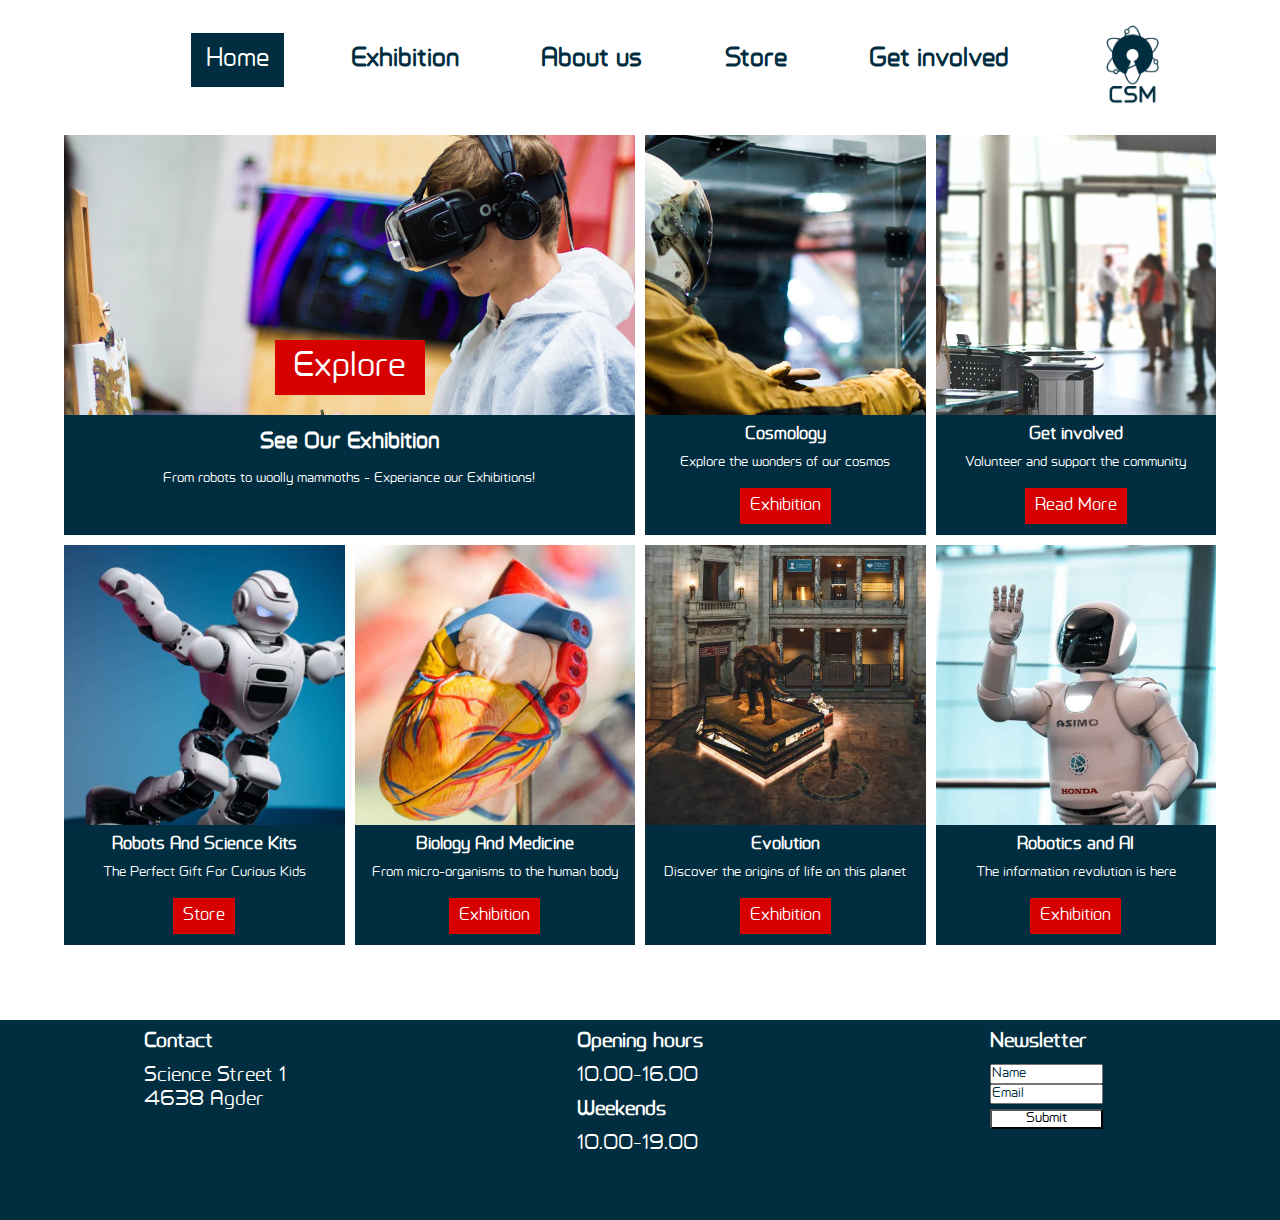
<file: index.html>
<!DOCTYPE html>
<html lang="en">
  <head>
    <meta charset="UTF-8" />
    <meta http-equiv="X-UA-Compatible" content="IE=edge" />
    <meta name="viewport" content="width=device-width, initial-scale=1.0" />
    <title>Community Science Museum</title>
    <meta
      name="description"
      content="Home page of The Community Science Museum| The Museum is an interactive science museum with many different exhibitions, ranging from Woolly mammoths to cosmology. Perfect activity for young adults and parents"
    />
    <link
      rel="stylesheet"
      href="https://use.fontawesome.com/releases/v5.15.4/css/all.css"
      integrity="sha384-DyZ88mC6Up2uqS4h/KRgHuoeGwBcD4Ng9SiP4dIRy0EXTlnuz47vAwmeGwVChigm"
      crossorigin="anonymous"
    />
    <link rel="stylesheet" href="styles.css" />
    <link rel="stylesheet" href="styles_header_footer.css" />
  </head>

  <body>
    <header>
      <div class="hamburger-container">
        <label for="hamburger-menu"><i class="fas fa-bars"></i></label>
        <input type="checkbox" id="hamburger-menu" />
        <nav>
          <ul>
            <li class="current"><a href="index.html">Home</a></li>
            <li><a href="Exhibition-all.html">Exhibition</a></li>
            <li><a href="explore.html">About us</a></li>
            <li><a href="store.html">Store</a></li>
            <li><a href="get-involved.html">Get involved</a></li>
          </ul>
          <a class="icon-desktop" href="index.html"
            ><img
              src="icons\open-science-735787 blue small.png"
              alt="Logo of The Comunity Science Museum. An atom with a keyhole at the center, with the letters CSM at the bottom"
          /></a>
        </nav>
      </div>
      <div class="icon-container">
        <a href="index.html"
          ><img
            src="icons\open-science-735787 blue small.png"
            alt="Logo of The Comunity Science Museum. An atom with a keyhole at the center, with the letters CSM at the bottom"
        /></a>
      </div>
    </header>
    <main class="index">
      <div class="first-item-index">
        <a class="button" href="Exhibition-all.html">Explore</a>
        <div>
          <h1>See Our Exhibition</h1>
          <p>From robots to woolly mammoths - Experiance our Exhibitions!</p>
        </div>
      </div>
      <div class="sec-item-index item-index">
        <div>
          <h2>Cosmology</h2>
          <p>Explore the wonders of our cosmos</p>
          <a class="button-index" href="exhibition.html">Exhibition</a>
        </div>
      </div>
      <div class="four-item-index item-index">
        <div>
          <h2>Get involved</h2>
          <p>Volunteer and support the community</p>
          <a class="button-index" href="exhibition.html">Read More</a>
        </div>
      </div>
      <div class="five-item-index item-index">
        <div>
          <h2>Robots And Science Kits</h2>
          <p>The Perfect Gift For Curious Kids</p>
          <a class="button-index" href="exhibition.html">Store</a>
        </div>
      </div>
      <div class="six-item-index item-index">
        <div>
          <h2>Biology And Medicine</h2>
          <p>From micro-organisms to the human body</p>
          <a class="button-index" href="exhibition.html">Exhibition</a>
        </div>
      </div>
      <div class="eight-item-index item-index">
        <div>
          <h2>Evolution</h2>
          <p>Discover the origins of life on this planet</p>
          <a class="button-index" href="exhibition.html">Exhibition</a>
        </div>
      </div>
      <div class="nine-item-index item-index">
        <div>
          <h2>Robotics and AI</h2>
          <p>The information revolution is here</p>
          <a class="button-index" href="exhibition.html">Exhibition</a>
        </div>
      </div>
    </main>
    <footer>
      <div class="footer-info-left">
        <h3>Contact</h3>
        <p>Science Street 1</p>
        <p>4638 Agder</p>
      </div>
      <div class="footer-info-center">
        <h3>Opening hours</h3>
        <p>10.00-16.00</p>
        <h3>Weekends</h3>
        <p>10.00-19.00</p>
      </div>
      <div class="footer-info-right">
        <h3>Newsletter</h3>
        <form action="POST">
          <input type="text" name="name" id="name" placeholder="Name" />
          <input type="email" name="email" placeholder="Email" />
          <button class="button-footer">Submit</button>
        </form>
      </div>
    </footer>
  </body>
</html>
</file>
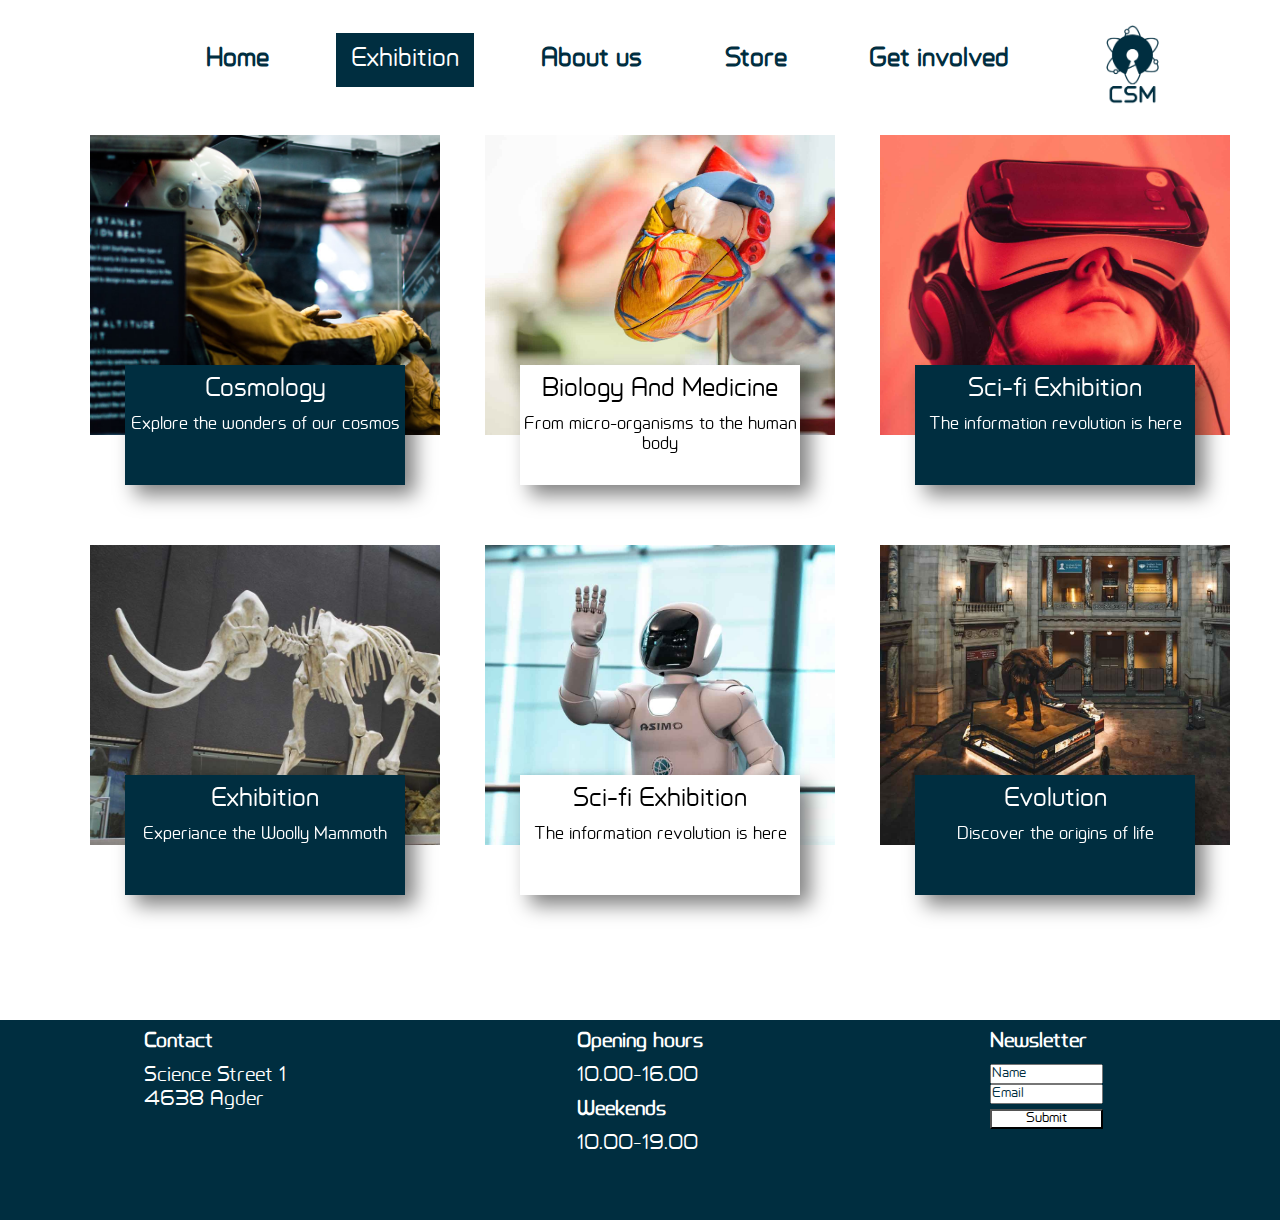
<file: Exhibition-all.html>
<!DOCTYPE html>
<html lang="en">
  <head>
    <meta charset="UTF-8" />
    <meta http-equiv="X-UA-Compatible" content="IE=edge" />
    <meta name="viewport" content="width=device-width, initial-scale=1.0" />
    <title>Exhibitions - CSM</title>
    <meta
      name="description"
      content="Home page of The Community Science Museum| Explore our exhibitions"
    />
    <link
      rel="stylesheet"
      href="https://use.fontawesome.com/releases/v5.15.4/css/all.css"
      integrity="sha384-DyZ88mC6Up2uqS4h/KRgHuoeGwBcD4Ng9SiP4dIRy0EXTlnuz47vAwmeGwVChigm"
      crossorigin="anonymous"
    />
    <link rel="stylesheet" href="styles.css" />
    <link rel="stylesheet" href="styles_header_footer.css" />
  </head>

  <body>
    <header>
      <div class="hamburger-container">
        <label for="hamburger-menu"><i class="fas fa-bars"></i></label>
        <input type="checkbox" id="hamburger-menu" />
        <nav>
          <ul>
            <li><a href="index.html">Home</a></li>
            <li class="current">
              <a href="Exhibition-all.html">Exhibition</a>
            </li>
            <li><a href="explore.html">About us</a></li>
            <li><a href="store.html">Store</a></li>
            <li><a href="get-involved.html">Get involved</a></li>
          </ul>
          <a class="icon-desktop" href="index.html"
            ><img
              src="icons\open-science-735787 blue small.png"
              alt="Logo of The Comunity Science Museum. An atom with a keyhole at the center, with the letters CSM at the bottom"
          /></a>
        </nav>
      </div>
      <div class="icon-container">
        <a href="index.html"
          ><img
            src="icons\open-science-735787 blue small.png"
            alt="Logo of The Comunity Science Museum. An atom with a keyhole at the center, with the letters CSM at the bottom"
        /></a>
      </div>
    </header>
    <main class="grid-container-ex-all">
      <div class="item-container ex-item-one">
        <div class="item-card">
          <a href="exhibition.html">
            <h1>Cosmology</h1>
            <p>Explore the wonders of our cosmos</p>
          </a>
        </div>
      </div>
      <div class="item-container ex-item-two">
        <div class="item-card ex-card-white">
          <a href="exhibition.html">
            <h2>Biology And Medicine</h2>
            <p>From micro-organisms to the human body</p>
          </a>
        </div>
      </div>
      <div class="item-container ex-item-three">
        <div class="item-card">
          <a href="exhibition.html">
            <h2>Sci-fi Exhibition</h2>
            <p>The information revolution is here</p>
          </a>
        </div>
      </div>
      <div class="item-container ex-item-four">
        <div class="item-card">
          <a href="exhibition.html">
            <h2>Exhibition</h2>
            <p>Experiance the Woolly Mammoth</p>
          </a>
        </div>
      </div>

      <div class="item-container ex-item-five">
        <div class="item-card ex-card-white">
          <a href="exhibition.html">
            <h2>Sci-fi Exhibition</h2>
            <p>The information revolution is here</p>
          </a>
        </div>
      </div>
      <div class="item-container ex-item-six">
        <div class="item-card">
          <a href="exhibition.html">
            <h2>Evolution</h2>
            <p>Discover the origins of life</p>
          </a>
        </div>
      </div>
    </main>
    <footer>
      <div class="footer-info-left">
        <h3>Contact</h3>
        <p>Science Street 1</p>
        <p>4638 Agder</p>
      </div>
      <div class="footer-info-center">
        <h3>Opening hours</h3>
        <p>10.00-16.00</p>
        <h3>Weekends</h3>
        <p>10.00-19.00</p>
      </div>
      <div class="footer-info-right">
        <h3>Newsletter</h3>
        <form action="POST">
          <input type="text" name="name" id="name" placeholder="Name" />
          <input type="email" name="email" placeholder="Email" />
          <button class="button-footer">Submit</button>
        </form>
      </div>
    </footer>
  </body>
</html>
</file>
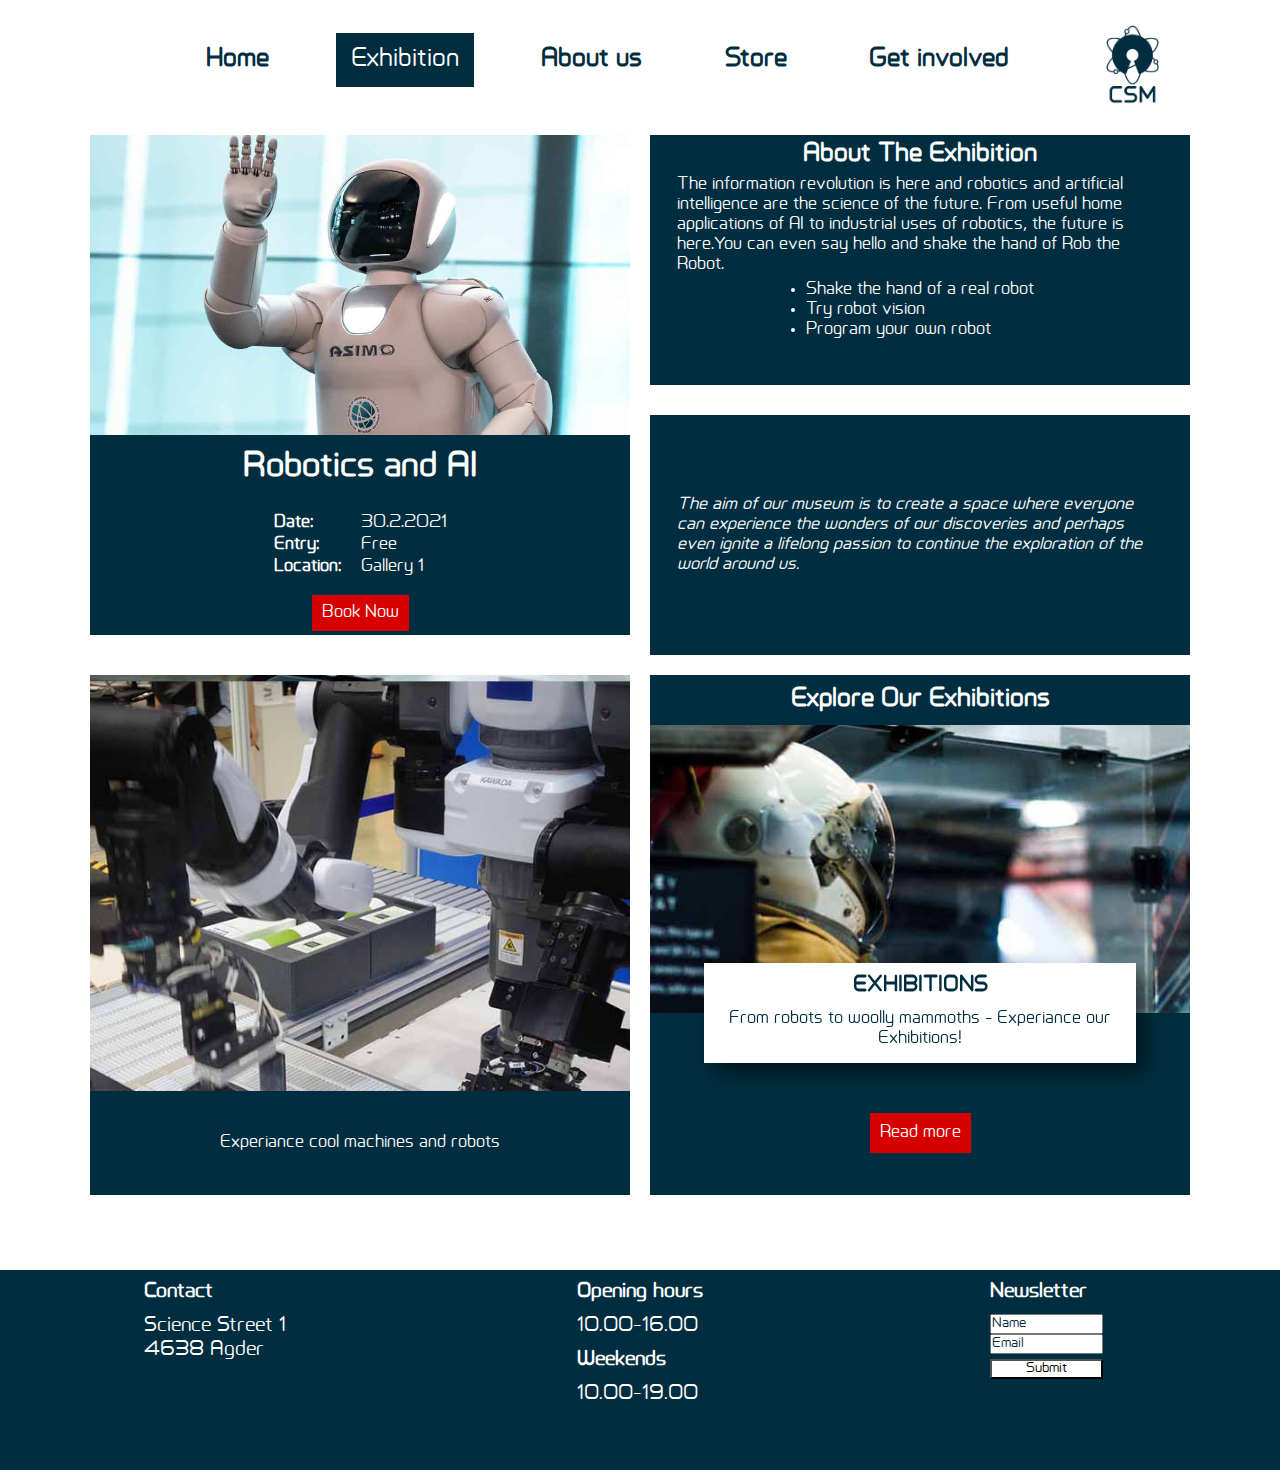
<file: exhibition.html>
<!DOCTYPE html>
<html lang="en">
  <head>
    <meta charset="UTF-8" />
    <meta http-equiv="X-UA-Compatible" content="IE=edge" />
    <meta name="viewport" content="width=device-width, initial-scale=1.0" />
    <title>Robotics and AI - Exhibiton</title>
    <meta
      name="description"
      content="Exhibition Robotics and AI. Visit one of our most popular exhibition and learn about robots and AI. Shake the hand of a real robot, try robot vision, program your own robot"
    />
    <link
      rel="stylesheet"
      href="https://use.fontawesome.com/releases/v5.15.4/css/all.css"
      integrity="sha384-DyZ88mC6Up2uqS4h/KRgHuoeGwBcD4Ng9SiP4dIRy0EXTlnuz47vAwmeGwVChigm"
      crossorigin="anonymous"
    />
    <link rel="stylesheet" href="styles.css" />
    <link rel="stylesheet" href="styles_header_footer.css" />
  </head>
  <body>
    <header>
      <div class="hamburger-container">
        <label for="hamburger-menu"><i class="fas fa-bars"></i></label>
        <input type="checkbox" id="hamburger-menu" />
        <nav>
          <ul>
            <li><a href="index.html">Home</a></li>
            <li class="current">
              <a href="Exhibition-all.html">Exhibition</a>
            </li>
            <li><a href="explore.html">About us</a></li>
            <li><a href="store.html">Store</a></li>
            <li><a href="get-involved.html">Get involved</a></li>
          </ul>
          <a class="icon-desktop" href="index.html"
            ><img
              src="icons\open-science-735787 blue small.png"
              alt="Logo of The Comunity Science Museum. An atom with a keyhole at the center, with the letters CSM at the bottom"
          /></a>
        </nav>
      </div>
      <div class="icon-container">
        <a href="index.html"
          ><img
            src="icons\open-science-735787 blue small.png"
            alt="Logo of The Comunity Science Museum. An atom with a keyhole at the center, with the letters CSM at the bottom"
        /></a>
      </div>
    </header>
    <main class="main-exhibition">
      <div class="ex-cover">
        <div class="ex-cover-info">
          <h1>Robotics and AI</h1>
          <table>
            <tr>
              <td class="bold-info">Date:</td>
              <td>30.2.2021</td>
            </tr>
            <tr>
              <td class="bold-info">Entry:</td>
              <td>Free</td>
            </tr>
            <tr>
              <td class="bold-info">Location:</td>
              <td>Gallery 1</td>
            </tr>
          </table>
          <div>
            <a class="button-index button-ex" href="">Book Now</a>
          </div>
        </div>
      </div>
      <article class="info-ex">
        <h2>About The Exhibition</h2>
        <p>
          The information revolution is here and robotics and artificial
          intelligence are the science of the future. From useful home
          applications of AI to industrial uses of robotics, the future is
          here.You can even say hello and shake the hand of Rob the Robot.
        </p>
        <ul class="bullet-points-ex">
          <li>Shake the hand of a real robot</li>
          <li>Try robot vision</li>
          <li>Program your own robot</li>
        </ul>
      </article>
      <div class="mid-ex">
        <div>
          <p>Experiance cool machines and robots</p>
        </div>
      </div>
      <article class="last-info-ex">
        <p>
          The aim of our museum is to create a space where everyone can
          experience the wonders of our discoveries and perhaps even ignite a
          lifelong passion to continue the exploration of the world around us.
        </p>
      </article>
      <div class="slider-container">
        <div class="slider-headline"><h2>Explore Our Exhibitions</h2></div>
        <div class="slider">
          <figure>
            <img
              src="images\space 4x6.jpg"
              alt="Image of an astronaut in a cockpit"
            />
            <img src="images\heart 4x6.jpg" alt="Image of a model of a heart" />
            <img
              src="images\mamooth 4x6.jpg"
              alt="Skeleton of a woolly mammoth"
            />
            <img
              src="images\robot4x6.jpg"
              alt="Iamge of a robot thats waving"
            />
            <img
              src="images\vr 4x6.jpg"
              alt="A young person painting with VR-glasses on"
            />
          </figure>
        </div>
        <div class="slider-card-white">
          <h2>EXHIBITIONS</h2>
          <p>From robots to woolly mammoths - Experiance our Exhibitions!</p>
        </div>
        <a class="button-index button-ex-test" href="exhibition.html"
          >Read more</a
        >
        <div class="dotted-lines dotted-lines-ex">
          <i class="fas fa-circle"></i>
          <i class="far fa-circle"></i>
          <i class="far fa-circle"></i>
          <i class="far fa-circle"></i>
        </div>
      </div>
    </main>
    <footer>
      <div class="footer-info-left">
        <h3>Contact</h3>
        <p>Science Street 1</p>
        <p>4638 Agder</p>
      </div>
      <div class="footer-info-center">
        <h3>Opening hours</h3>
        <p>10.00-16.00</p>
        <h3>Weekends</h3>
        <p>10.00-19.00</p>
      </div>
      <div class="footer-info-right">
        <h3>Newsletter</h3>
        <form action="POST">
          <input type="text" name="name" id="name" placeholder="Name" />
          <input type="email" name="email" placeholder="Email" />
          <button class="button-footer">Submit</button>
        </form>
      </div>
    </footer>
  </body>
</html>
</file>
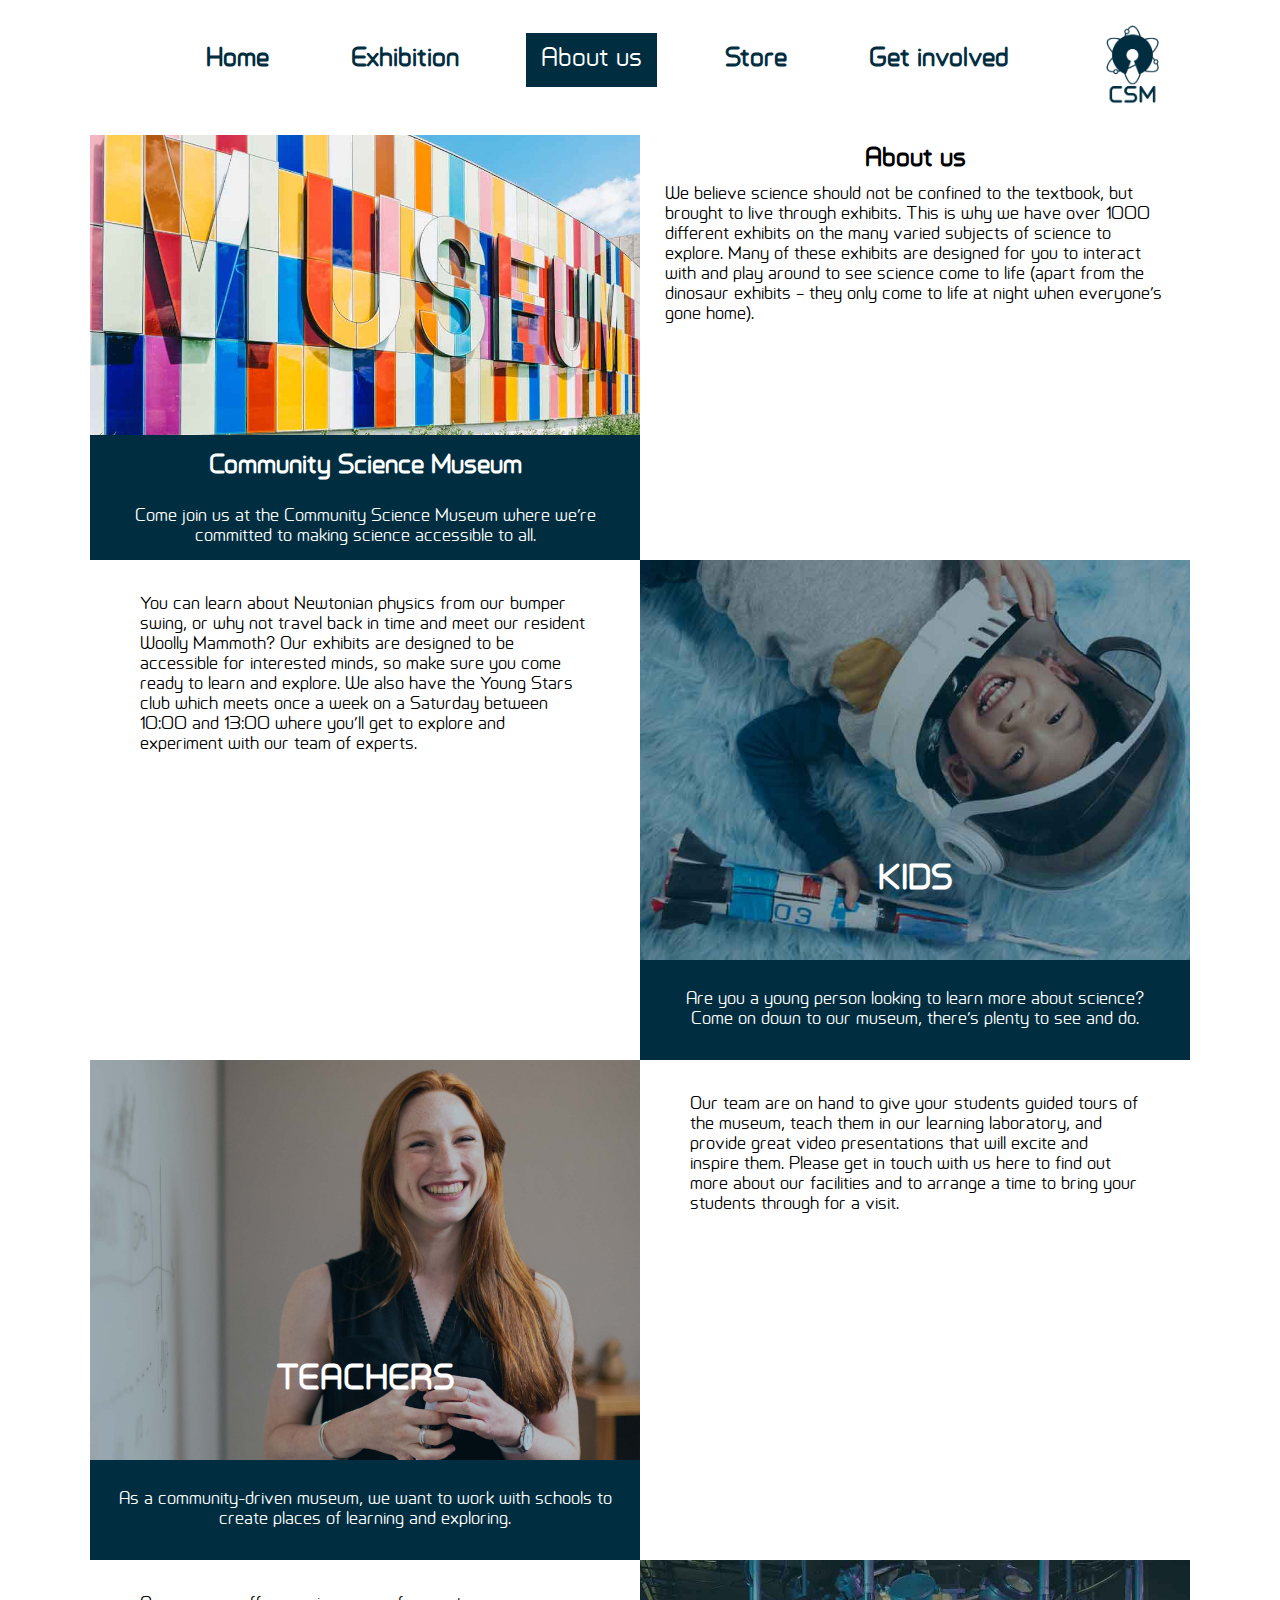
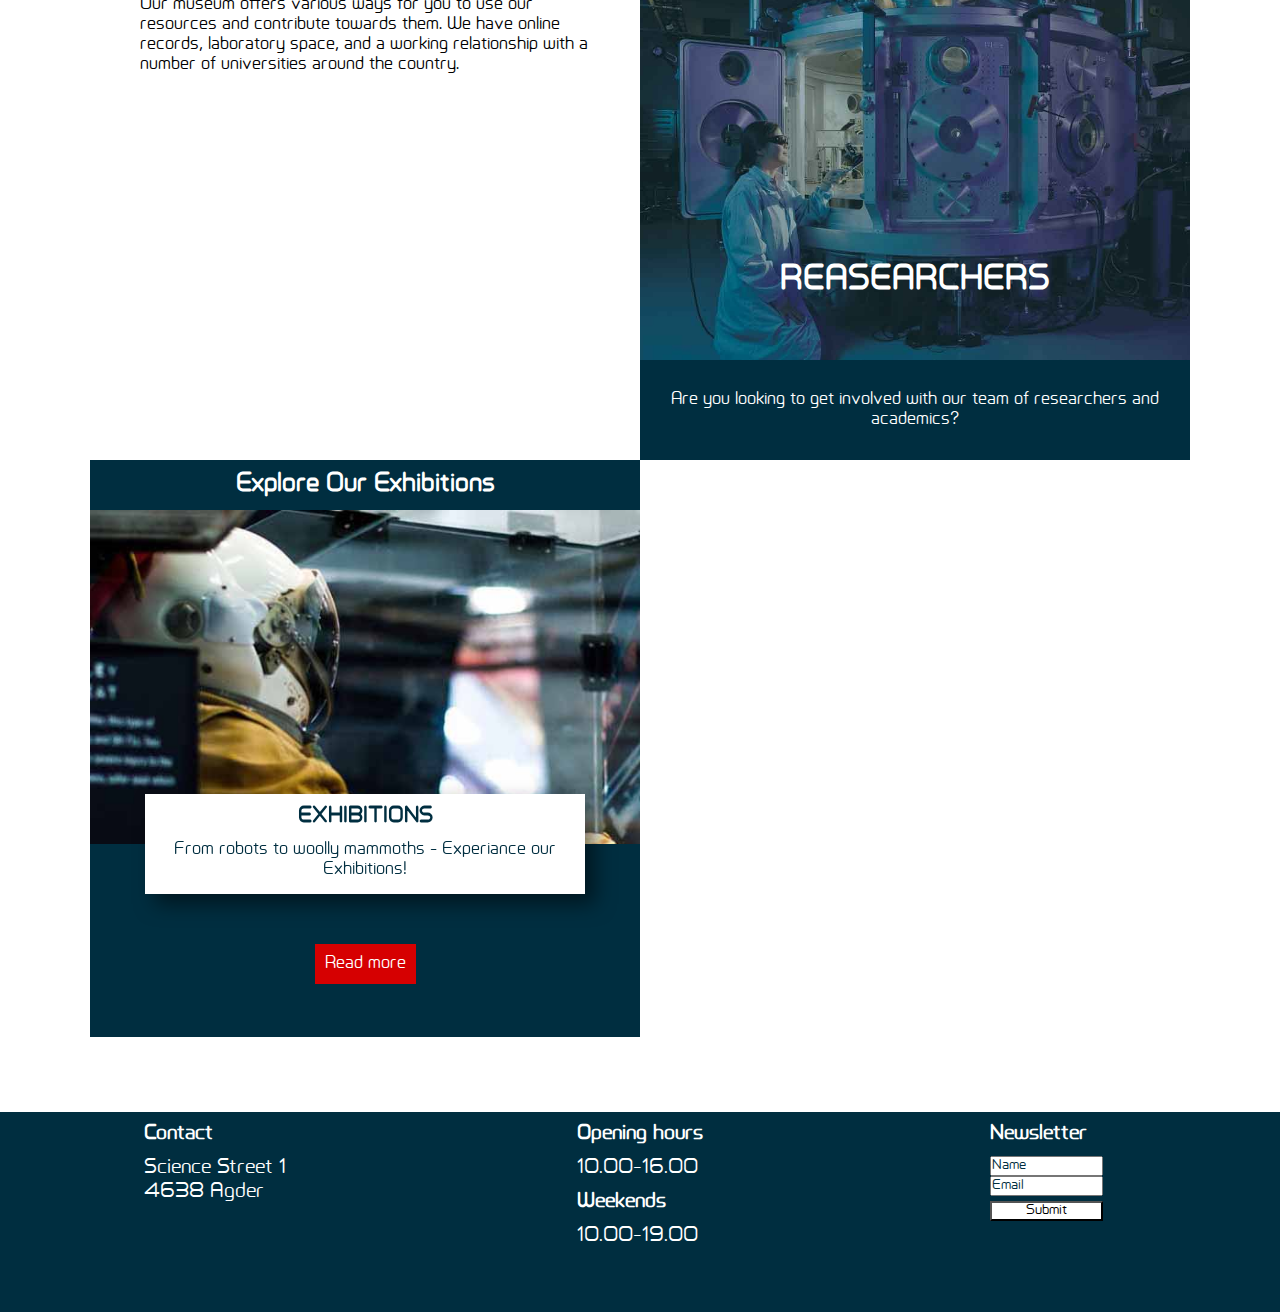
<file: explore.html>
<!DOCTYPE html>
<html lang="en">
  <head>
    <meta charset="UTF-8" />
    <meta http-equiv="X-UA-Compatible" content="IE=edge" />
    <meta name="viewport" content="width=device-width, initial-scale=1.0" />
    <title>Explore our museum</title>
    <meta
      name="description"
      content="Explore our exhibitions: Cosmology, Biology and Medicine, Sci-fi, Evolution and Robotics and AI"
    />
    <link
      rel="stylesheet"
      href="https://use.fontawesome.com/releases/v5.15.4/css/all.css"
      integrity="sha384-DyZ88mC6Up2uqS4h/KRgHuoeGwBcD4Ng9SiP4dIRy0EXTlnuz47vAwmeGwVChigm"
      crossorigin="anonymous"
    />
    <link rel="stylesheet" href="styles.css" />
    <link rel="stylesheet" href="styles_header_footer.css" />
  </head>
  <body>
    <header>
      <div class="hamburger-container">
        <label for="hamburger-menu"><i class="fas fa-bars"></i></label>
        <input type="checkbox" id="hamburger-menu" />
        <nav>
          <ul>
            <li><a href="index.html">Home</a></li>
            <li><a href="Exhibition-all.html">Exhibition</a></li>
            <li class="current"><a href="explore.html">About us</a></li>
            <li><a href="store.html">Store</a></li>
            <li><a href="get-involved.html">Get involved</a></li>
          </ul>
          <a class="icon-desktop" href="index.html"
            ><img src="icons\open-science-735787 blue small.png" alt="Logo of The Comunity Science Museum. An atom with a keyhole at the center, with the letters CSM at the bottom"
          /></a>
        </nav>
      </div>
      <div class="icon-container">
        <a href="index.html"
          ><img src="icons\open-science-735787 blue small.png" alt="Logo of The Comunity Science Museum. An atom with a keyhole at the center, with the letters CSM at the bottom"
        /></a>
      </div>
    </header>
    <main class="explore-main">
      <div class="cover-container">
        <div class="cover-explore">
          <img
            src="images/scott-webb-102825.jpg"
            alt="A wall with Museum writen on it in different colors"
          />
        </div>
        <div class="welcome-text">
          <h1>Community Science Museum</h1>
          <p>
            Come join us at the Community Science Museum where we’re committed to
            making science accessible to all.
          </p>
        </div>
    </div>
      <div class="about-us">
        <h2>About us</h2>
        <p>
          We believe science should not be confined to the textbook, but brought
          to live through exhibits. This is why we have over 1000 different
          exhibits on the many varied subjects of science to explore. Many of
          these exhibits are designed for you to interact with and play around
          to see science come to life (apart from the dinosaur exhibits – they
          only come to life at night when everyone’s gone home).
        </p>
      </div>
      <!-- <div class="section-explore"> -->
        <div class="kids-img">
          <div class="explore-section kids">
            <h3>KIDS</h3>
          </div>
          <div class="text-card-explore">
            <p>
              Are you a young person looking to learn more about science? Come on
              down to our museum, there’s plenty to see and do.
            </p>
          </div>
      </div>
        <div class="article-explore kids-text">
          <p>
            You can learn about Newtonian physics from our bumper swing, or why
            not travel back in time and meet our resident Woolly Mammoth? Our
            exhibits are designed to be accessible for interested minds, so make
            sure you come ready to learn and explore. We also have the Young
            Stars club which meets once a week on a Saturday between 10:00 and
            13:00 where you’ll get to explore and experiment with our team of
            experts.
          </p>
        </div>
      </div>
      <!-- <div class="section-explore"> -->
        <div class="teachers-img">
          <div class="explore-section teachers">
            <h3>TEACHERS</h3>
          </div>
          <div class="text-card-explore">
            <p>
              As a community-driven museum, we want to work with schools to create
              places of learning and exploring.
            </p>
          </div>
        </div>
        <div class="article-explore teachers-text">
          <p>
            Our team are on hand to give your students guided tours of the
            museum, teach them in our learning laboratory, and provide great
            video presentations that will excite and inspire them. Please get in
            touch with us here to find out more about our facilities and to
            arrange a time to bring your students through for a visit.
          </p>
        </div>
      </div>
        <div class="res-img">
          <div class="explore-section reasearchers">
            <h3>REASEARCHERS</h3>
          </div>
          <div class="text-card-explore">
            <p>
              Are you looking to get involved with our team of researchers and
              academics?
            </p>
          </div>
        </div>
        <div class="article-explore res-text">
          <p>
            Our museum offers various ways for you to use our resources and
            contribute towards them. We have online records, laboratory space,
            and a working relationship with a number of universities around the
            country.
          </p>
        </div>
      <div class="slider-container slider-container-explore">
        <div class="slider-headline"><h2>Explore Our Exhibitions</h2></div>
        <div class="slider">
          <figure>
            <img src="images\space 4x6.jpg" alt="Image of an astronaut in a cockpit"/>
            <img src="images\heart 4x6.jpg" alt="Image of a model of a heart"/>
            <img src="images\mamooth 4x6.jpg" alt="Skeleton of a woolly mammoth" />
            <img src="images\robot4x6.jpg" alt="Iamge of a robot thats waving" />
            <img src="images\vr 4x6.jpg" alt="A young person painting with VR-glasses on" />
          </figure>
        </div>
        <div class="slider-card-white">
          <h2>EXHIBITIONS</h2>
          <p>From robots to woolly mammoths - Experiance our Exhibitions!</p>
        </div>
        <a class="button-index button-ex-test" href="exhibition.html"
          >Read more</a
        >
        <div class="dotted-lines dotted-lines-ex">
          <i class="fas fa-circle"></i>
          <i class="far fa-circle"></i>
          <i class="far fa-circle"></i>
          <i class="far fa-circle"></i>
        </div>
      </div>
    </main>
    <footer>
      <div class="footer-info-left">
        <h3>Contact</h3>
        <p>Science Street 1</p>
        <p>4638 Agder</p>
      </div>
      <div class="footer-info-center">
        <h3>Opening hours</h3>
        <p>10.00-16.00</p>
        <h3>Weekends</h3>
        <p>10.00-19.00</p>
      </div>
      <div class="footer-info-right">
        <h3>Newsletter</h3>
        <form action="POST">
          <input type="text" name="name" id="name" placeholder="Name" />
          <input type="email" name="email" placeholder="Email" />
          <button class="button-footer">Submit</button>
        </form>
      </div>
    </footer>
  </body>
</html>
</file>
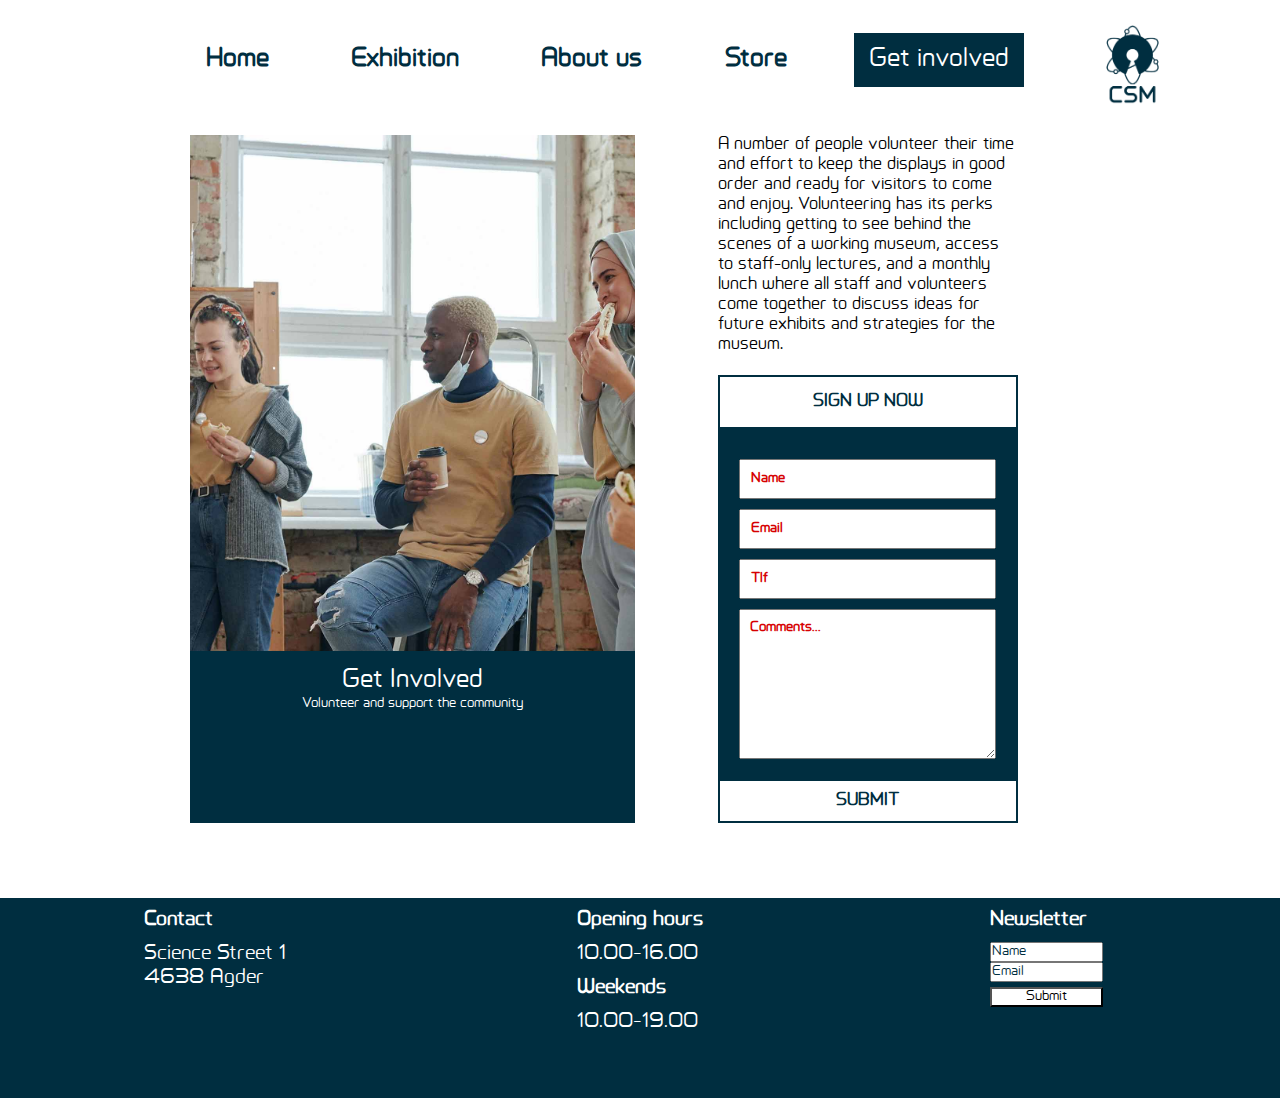
<file: get-involved.html>
<!DOCTYPE html>
<html lang="en">
  <head>
    <meta charset="UTF-8" />
    <meta http-equiv="X-UA-Compatible" content="IE=edge" />
    <meta name="viewport" content="width=device-width, initial-scale=1.0" />
    <title>Get-involved in our museum</title>
    <meta
      name="description"
      content="Volunteer and get involved in the museum. A good opertunity to learn more about the museum, see what goes on behind the sceenes and meet new people"
    />
    <link
      rel="stylesheet"
      href="https://use.fontawesome.com/releases/v5.15.4/css/all.css"
      integrity="sha384-DyZ88mC6Up2uqS4h/KRgHuoeGwBcD4Ng9SiP4dIRy0EXTlnuz47vAwmeGwVChigm"
      crossorigin="anonymous"
    />
    <link rel="stylesheet" href="styles.css" />
    <link rel="stylesheet" href="styles_header_footer.css" />
  </head>

  <body>
    <header>
      <div class="hamburger-container">
        <label for="hamburger-menu"><i class="fas fa-bars"></i></label>
        <input type="checkbox" id="hamburger-menu" />
        <nav>
          <ul>
            <li><a href="index.html">Home</a></li>
            <li><a href="Exhibition-all.html">Exhibition</a></li>
            <li><a href="explore.html">About us</a></li>
            <li><a href="store.html">Store</a></li>
            <li class="current">
              <a href="get-involved.html">Get involved</a>
            </li>
          </ul>
          <a class="icon-desktop" href="index.html"
            ><img
              src="icons\open-science-735787 blue small.png"
              alt="Logo of The Comunity Science Museum. An atom with a keyhole at the center, with the letters CSM at the bottom"
          /></a>
        </nav>
      </div>
      <div class="icon-container">
        <a href="index.html"
          ><img
            src="icons\open-science-735787 blue small.png"
            alt="Logo of The Comunity Science Museum. An atom with a keyhole at the center, with the letters CSM at the bottom"
        /></a>
      </div>
    </header>
    <main class="get-involved-main">
      <div class="get-involved-header item-index">
        <div>
          <h1>Get Involved</h1>
          <p>Volunteer and support the community</p>
        </div>
      </div>
      <div class="text-get-involved">
        <p>
          A number of people volunteer their time and effort to keep the
          displays in good order and ready for visitors to come and enjoy.
          Volunteering has its perks including getting to see behind the scenes
          of a working museum, access to staff-only lectures, and a monthly
          lunch where all staff and volunteers come together to discuss ideas
          for future exhibits and strategies for the museum.
        </p>
      </div>
      <div class="sign-up-desktop-container">
        <h2 class="sign-up-headline">SIGN UP NOW</h2>
        <div class="signup-container">
          <form class="sign-up-form" action="">
            <input
              class="volunteer"
              type="name"
              name="name"
              id="name"
              placeholder="Name"
            />
            <input
              class="volunteer"
              type="email"
              name="email"
              placeholder="Email"
            />
            <input
              class="volunteer"
              type="tel"
              name="phone"
              placeholder="Tlf"
            />
            <textarea
              class="volunteer"
              name="comments"
              cols="30"
              rows="8"
              placeholder="Comments..."
            ></textarea>
          </form>
        </div>
        <a href=""><h3 class="submit">SUBMIT</h3></a>
      </div>
    </main>

    <footer>
      <div class="footer-info-left">
        <h3>Contact</h3>
        <p>Science Street 1</p>
        <p>4638 Agder</p>
      </div>
      <div class="footer-info-center">
        <h3>Opening hours</h3>
        <p>10.00-16.00</p>
        <h3>Weekends</h3>
        <p>10.00-19.00</p>
      </div>
      <div class="footer-info-right">
        <h3>Newsletter</h3>
        <input type="text" name="name" id="name" placeholder="Name" />
        <input type="email" name="email" placeholder="Email" />
        <button class="button-footer">Submit</button>
      </div>
    </footer>
  </body>
</html>
</file>
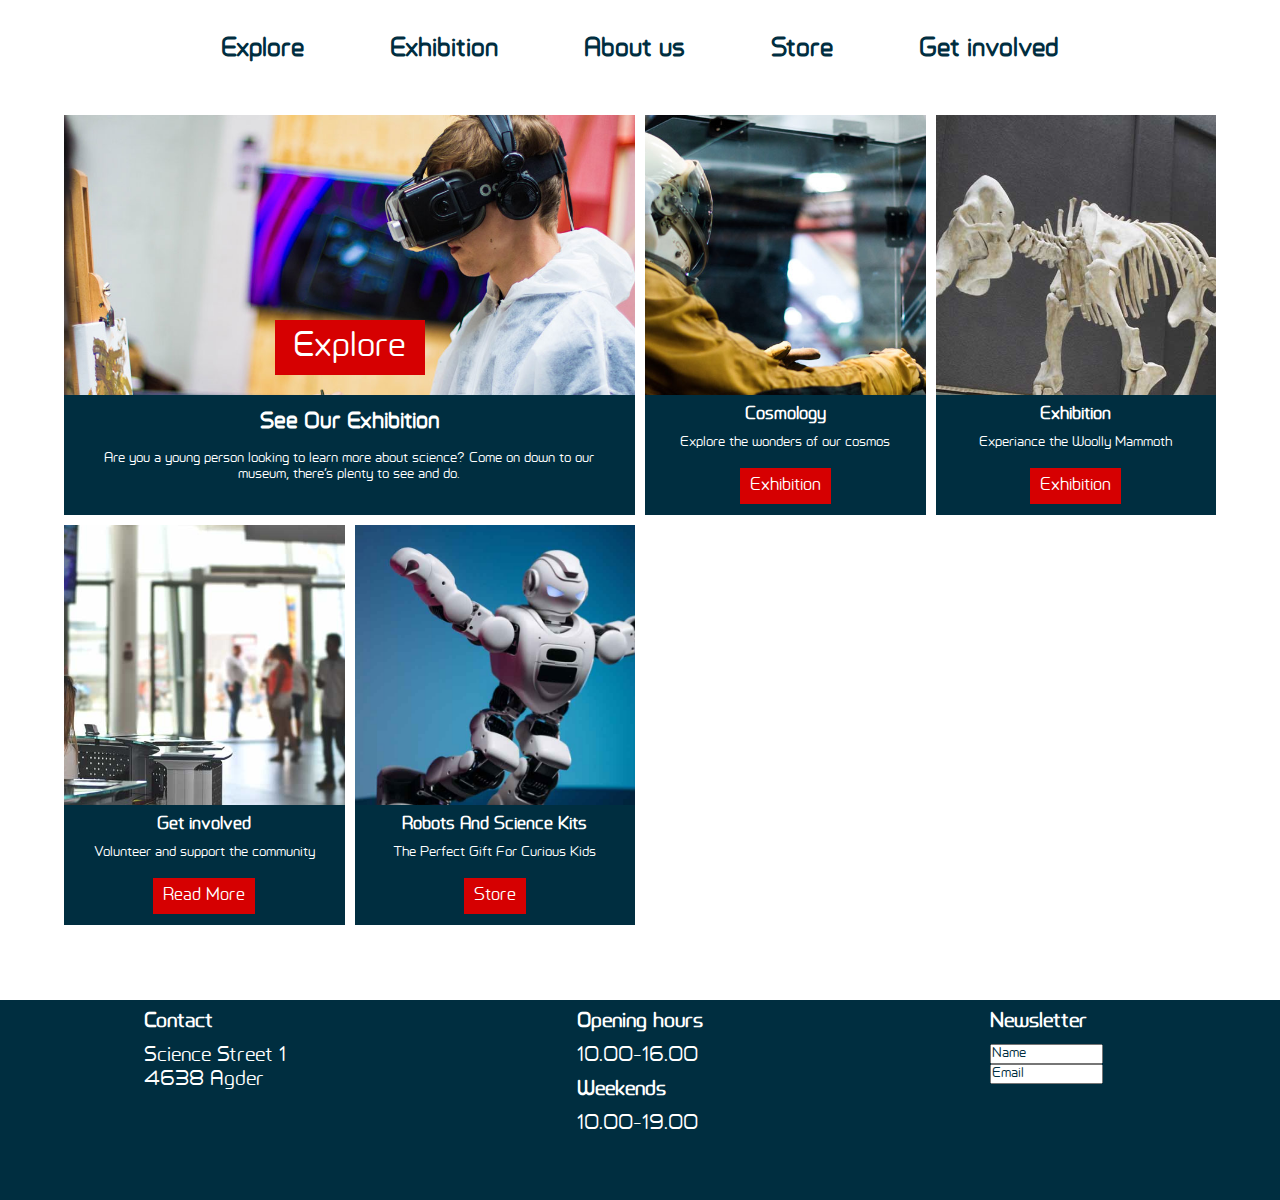
<file: index2.html>
<!DOCTYPE html>
<html lang="en">

<head>
    <meta charset="UTF-8" />
    <meta http-equiv="X-UA-Compatible" content="IE=edge" />
    <meta name="viewport" content="width=device-width, initial-scale=1.0" />
    <title>Community Science Museum</title>
    <meta name="description" content="Home page of The Community Science Museum| Explore our exhibitions" />
    <link rel="stylesheet" href="https://use.fontawesome.com/releases/v5.15.4/css/all.css"
        integrity="sha384-DyZ88mC6Up2uqS4h/KRgHuoeGwBcD4Ng9SiP4dIRy0EXTlnuz47vAwmeGwVChigm" crossorigin="anonymous" />
    <link rel="stylesheet" href="styles.css" />
    <link rel="stylesheet" href="styles_header_footer.css" />
</head>

<body>
    <header>
        <div class="hamburger-container">
            <label for="hamburger-menu"><i class="fas fa-bars"></i></label>
            <input type="checkbox" id="hamburger-menu" />
            <nav>
                <ul>
                    <li><a href="">Explore</a></li>
                    <li><a href="">Exhibition</a></li>
                    <li><a href="">About us</a></li>
                    <li><a href="">Store</a></li>
                    <li><a href="">Get involved</a></li>
                </ul>
            </nav>
        </div>
        <div class="icon-container">
            <a href=""><img src="icons\open-science-735787 blue small.png" alt="" /></a>
        </div>
    </header>
    <main class="index">
        <div class="first-item-index">
            <a class="button" href="">Explore</a>
            <div>
                <h1>See Our Exhibition</h1>
                <p>
                    Are you a young person looking to learn more about science?
                    Come on down to our museum, there’s plenty to see and do.
                </p>

            </div>
        </div>
        <div class="sec-item-index item-index">
            <div>
                <h2>Cosmology</h2>
                <p>Explore the wonders of our cosmos</p>
                <a class="button-index" href="">Exhibition</a>
            </div>
        </div>
        <div class="third-item-index item-index">
            <div>
                <h2>Exhibition</h2>
                <p>Experiance the Woolly Mammoth</p>
                <a class="button-index" href="">Exhibition</a>
            </div>
        </div>
        <div class="four-item-index item-index">
            <div>
                <h2>Get involved</h2>
                <p>Volunteer and support the community</p>
                <a class="button-index" href="">Read More</a>
            </div>
        </div>
        <div class="five-item-index item-index">
            <div>
                <h2>Robots And Science Kits
                </h2>
                <p>The Perfect Gift For Curious Kids </p>
                <a class="button-index" href="">Store</a>
            </div>
        </div>
    </main>
    <footer>
        <div class="footer-info-left">
            <h3>Contact</h3>
            <p>Science Street 1</p>
            <p>4638 Agder</p>
        </div>
        <div class="footer-info-center">
            <h3>Opening hours</h3>
            <p>10.00-16.00</p>
            <h3>Weekends</h3>
            <p>10.00-19.00</p>
        </div>
        <div class="footer-info-right">
            <h3>Newsletter</h3>
            <input type="text" name="name" id="name" placeholder="Name" />
            <input type="email" name="email" placeholder="Email" />
        </div>
    </footer>
</body>

</html>
</file>
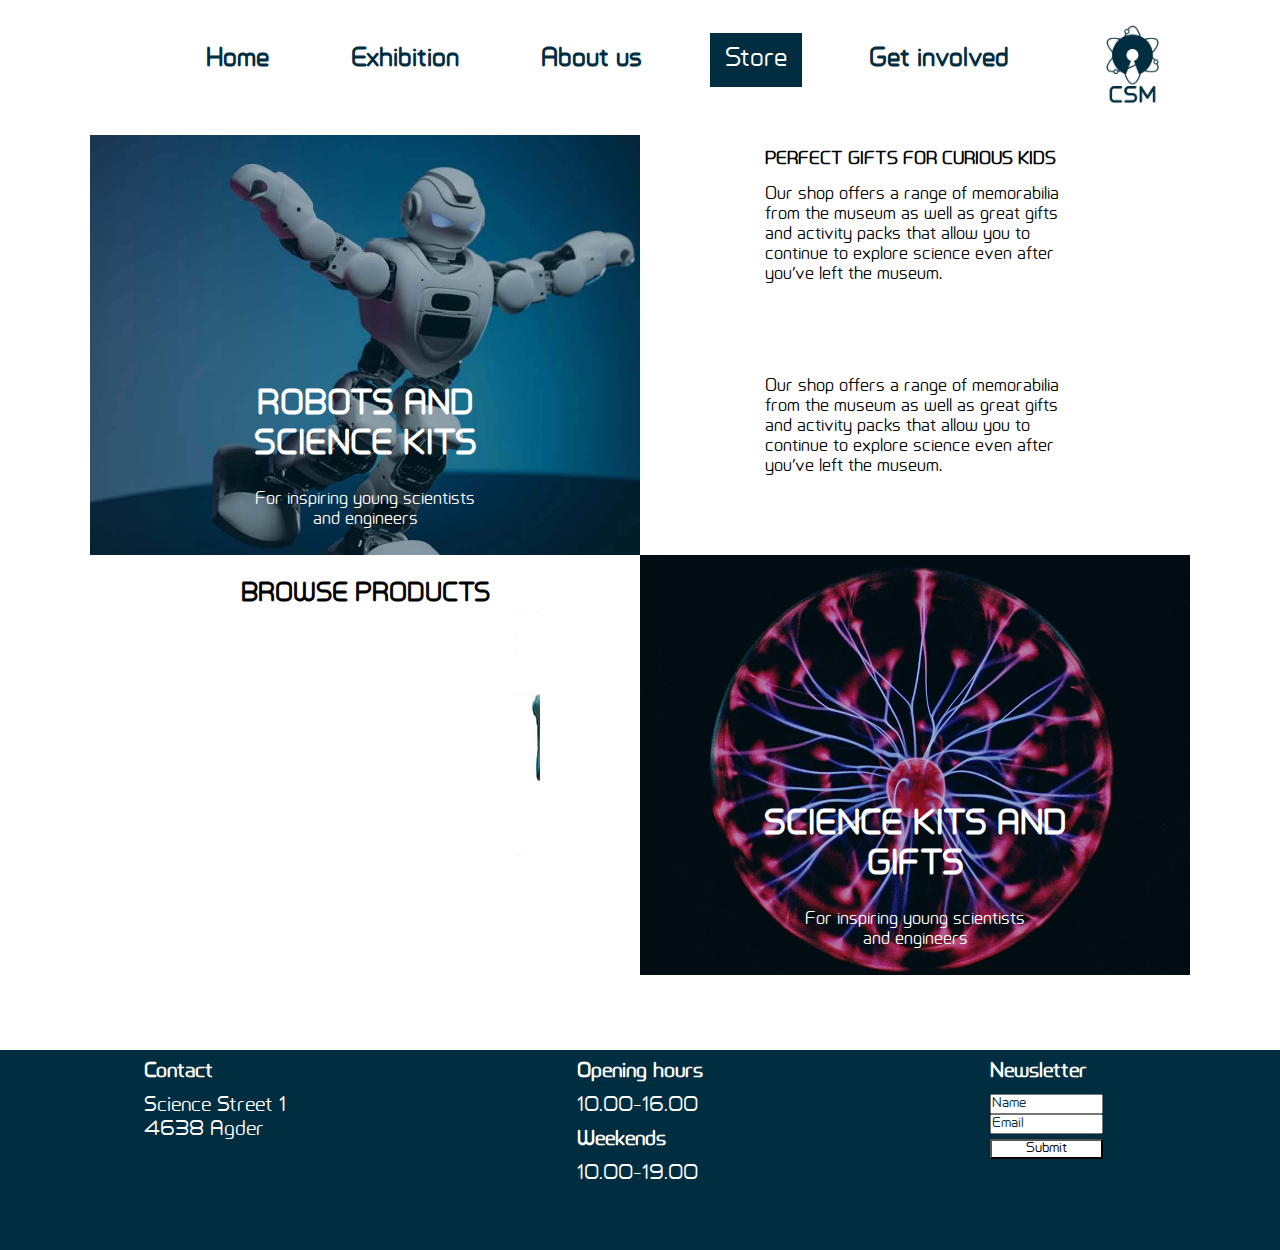
<file: store.html>
<!DOCTYPE html>
<html lang="en">
  <head>
    <meta charset="UTF-8" />
    <meta http-equiv="X-UA-Compatible" content="IE=edge" />
    <meta name="viewport" content="width=device-width, initial-scale=1.0" />
    <title>Store of CSM</title>
    <meta
      name="description"
      content="Our store has a variety of gifts perfect for curous kids and young adults. Leav the museum with some thing to remember us by, that can continiue to feed your curiosity. "
    />
    <link
      rel="stylesheet"
      href="https://use.fontawesome.com/releases/v5.15.4/css/all.css"
      integrity="sha384-DyZ88mC6Up2uqS4h/KRgHuoeGwBcD4Ng9SiP4dIRy0EXTlnuz47vAwmeGwVChigm"
      crossorigin="anonymous"
    />
    <link rel="stylesheet" href="styles.css" />
    <link rel="stylesheet" href="styles_header_footer.css" />
  </head>

  <body>
    <header>
      <div class="hamburger-container">
        <label for="hamburger-menu"><i class="fas fa-bars"></i></label>
        <input type="checkbox" id="hamburger-menu" />
        <nav>
          <ul>
            <li><a href="index.html">Home</a></li>
            <li><a href="Exhibition-all.html">Exhibition</a></li>
            <li><a href="explore.html">About us</a></li>
            <li class="current"><a href="store.html">Store</a></li>
            <li><a href="get-involved.html">Get involved</a></li>
          </ul>
          <a class="icon-desktop" href="index.html"
            ><img
              src="icons\open-science-735787 blue small.png"
              alt="Logo of The Comunity Science Museum. An atom with a keyhole at the center, with the letters CSM at the bottom"
          /></a>
        </nav>
      </div>
      <div class="icon-container">
        <a href="index.html"
          ><img
            src="icons\open-science-735787 blue small.png"
            alt="Logo of The Comunity Science Museum. An atom with a keyhole at the center, with the letters CSM at the bottom"
        /></a>
      </div>
    </header>
    <main class="store-main">
      <div class="cover-store">
        <h1>ROBOTS AND SCIENCE KITS</h1>
        <p>For inspiring young scientists and engineers</p>
      </div>
      <div class="text-store">
        <h2>PERFECT GIFTS FOR CURIOUS KIDS</h2>
        <p>
          Our shop offers a range of memorabilia from the museum as well as
          great gifts and activity packs that allow you to continue to explore
          science even after you’ve left the museum.
        </p>
      </div>
      <div class="cover-store mid-section-store">
        <h1>SCIENCE KITS AND GIFTS</h1>
        <p>For inspiring young scientists and engineers</p>
      </div>
      <div class="text-store text-store-mid">
        <p>
          Our shop offers a range of memorabilia from the museum as well as
          great gifts and activity packs that allow you to continue to explore
          science even after you’ve left the museum.
        </p>
      </div>
      <div class="browse-products-desktop">
        <h2 class="browse-headline">BROWSE PRODUCTS</h2>
        <div class="browse-container">
          <div class="browse-products">
            <img
              src="images\robot 1 small.jpg"
              alt="A small classic robot toy"
            />
            <p>ROBOT 1</p>
            <p>Batteries included</p>
            <p>Nok 399,-</p>
          </div>
          <div class="browse-products">
            <img
              src="images\robot 2 small.jpg"
              alt="A small modern robot toy"
            />
            <p>ROBOT 1</p>
            <p>Batteries included</p>
            <p>Nok 399,-</p>
          </div>
          <div class="browse-products">
            <img
              src="images\science kit2.jpg"
              alt="A white yellow microscope"
            />
            <p>SCIENCE KIT 2</p>
            <p>Batteries included</p>
            <p>Nok 399,-</p>
          </div>
          <div class="browse-products">
            <img src="images\science kit3.jpg" alt="A blue-white microscope" />
            <p>SCIENCE KIT 2</p>
            <p>Batteries included</p>
            <p>Nok 399,-</p>
          </div>
          <div class="browse-products">
            <img
              src="images\robot 1 small.jpg"
              alt="A small classic robot toy"
            />
            <p>ROBOT 1</p>
            <p>Batteries included</p>
            <p>Nok 399,-</p>
          </div>
          <div class="browse-products">
            <img
              src="images\robot 2 small.jpg"
              alt="A small modern robot toy"
            />
            <p>ROBOT 1</p>
            <p>Batteries included</p>
            <p>Nok 399,-</p>
          </div>
        </div>
      </div>
    </main>
    <footer>
      <div class="footer-info-left">
        <h3>Contact</h3>
        <p>Science Street 1</p>
        <p>4638 Agder</p>
      </div>
      <div class="footer-info-center">
        <h3>Opening hours</h3>
        <p>10.00-16.00</p>
        <h3>Weekends</h3>
        <p>10.00-19.00</p>
      </div>
      <div class="footer-info-right">
        <h3>Newsletter</h3>
        <form action="POST">
          <input type="text" name="name" id="name" placeholder="Name" />
          <input type="email" name="email" placeholder="Email" />
          <button class="button-footer">Submit</button>
        </form>
      </div>
    </footer>
  </body>
</html>
</file>
<file: styles.css>
.index {
  display: grid;
  grid-template-columns: 1fr;
  row-gap: 10px;
  grid-template-rows: repeat(5, 400px);
  grid-template-areas:
    "first-item"
    "sec-item"
    "third-item"
    "four-item"
    "five-item";
}

.first-item-index {
  min-width: 90%;
  height: 400px;
  background-image: url("../images/billetto-editorial-334686-high-res.jpg");
  align-items: center;
  background-size: cover;
  background-position: center;
  display: flex;
  flex-direction: column;
  justify-content: flex-end;
  grid-area: first-item;
  animation-name: explore;
  animation-duration: 13s;
  animation-iteration-count: infinite;
}

.first-item-index div {
  background-color: var(--blue);
  width: 100%;
  height: 30%;
  text-align: center;
  color: white;
}

@keyframes explore {
  0% {
    background-image: url("images/vr 4x6.jpg");
  }
  25% {
    background-image: url("images/mamooth 4x6.jpg");
  }
  75% {
    background-image: url("images/heart 4x6.jpg");
  }
  100% {
    background-image: url("images/robot4x6.jpg");
  }
}

.first-item-index div p {
  max-width: 90%;
  margin: 0 auto;
  font-size: 0.8rem;
}
.button {
  color: white;
  text-align: center;
  line-height: 55px;
  font-size: 2rem;
  width: 150px;
  height: 55px;
  background-color: var(--red);
  margin-bottom: 20px;
}

.first-item-index h1 {
  font-weight: bold;
  font-size: 1.3rem;
  margin: 15px;
}

/* universal items rules */

.item-index {
  min-width: 90%;
  height: 400px;
  margin: 0px 10px;
  display: flex;
  flex-direction: column;
  justify-content: flex-end;
}

.item-index div {
  background-color: var(--blue);
  height: 30%;
  text-align: center;
  color: white;
}

.item-index h2 {
  font-size: 1rem;
  font-weight: bold;
  margin: 10px;
}

.item-index p {
  font-size: 0.8rem;
  margin-bottom: 25px;
}

.button-index {
  padding: 10px;
  background-color: var(--red);
  color: white;
}

.item-index {
  background-size: cover;
  background-position: center;
}

/* items */

.sec-item-index {
  grid-template-areas: sec-item;
  background-image: url("../images/andrew-ruiz-348421.jpg");
}

.third-item-index {
  grid-template-areas: third-item;
  background-image: url("../images/mammoth-1257288_1920.jpg");
}

.four-item-index {
  grid-template-areas: four-item;
  background-image: url("../images/pexels-photomix-company-518244.jpg");
}

.five-item-index {
  grid-template-areas: five-item;
  background-image: url("../images/pexels-pavel-danilyuk-8294651.jpg");
}

.six-item-index {
  grid-template-areas: six-item;
  background-image: url("../images/heart-2607178_1920.jpg");
}

.seven-item-index {
  grid-template-areas: seven-item;
  background-image: url("../images/genoa-956405_1920.jpg");
}

.eight-item-index {
  grid-template-areas: eight-item;
  background-image: url("../images/roberto-nickson-396152.jpg");
}

.nine-item-index {
  grid-template-areas: nine-item;
  background-image: url("../images/maximalfocus-eZWGK5sIiBM-unsplash.jpg");
}

/* Exhibition-all.html */

.grid-container-ex-all {
  max-width: 1100px;
  display: grid;
  grid-template-rows: repeat(6, 400px);
  row-gap: 10px;
}

.item-container {
  display: flex;
  flex-direction: column;
  justify-content: flex-end;
  background-size: cover;
  height: 300px;
}

.item-card {
  min-height: 120px;
  background-color: var(--blue);
  color: white;
  width: 80%;
  align-self: center;
  position: relative;
  top: 50px;
  text-align: center;
  filter: drop-shadow(10px 10px 10px rgba(0, 0, 0, 0.5));
}

.item-card p,
.item-card h1,
.item-card h2 {
  color: white;
}

.item-card h1,
.item-card h2 {
  font-weight: normal;
  font-size: 1.5rem;
  margin: 10px;
}

.item-card p {
  font-size: 1rem;
}

.ex-card-white {
  background-color: white;
}
.ex-card-white p,
.ex-card-white h2 {
  color: black;
  font-weight: normal;
}

.ex-item-one {
  background-image: url("../images/andrew-ruiz-348421.jpg");
}
.ex-item-two {
  background-image: url("../images/heart-2607178_1920.jpg");
}
.ex-item-three {
  background-image: url("../images/samuel-zeller-158996.jpg");
}
.ex-item-four {
  background-image: url("../images/mammoth-1257288_1920.jpg");
}
.ex-item-five {
  background-image: url("../images/maximalfocus-eZWGK5sIiBM-unsplash.jpg");
}
.ex-item-six {
  background-image: url("../images/roberto-nickson-396152.jpg");
}

.first-info {
  font-weight: bold;
}

/* exhibition.html */

.ex-cover {
  display: flex;
  flex-direction: column;
  justify-content: flex-end;
  width: 100%;
  height: 600px;
  background-image: url("../images/maximalfocus-eZWGK5sIiBM-unsplash.jpg");
  background-size: cover;
  background-position: center;
}

.ex-cover-info {
  height: 40%;
  background-color: var(--blue);
  color: white;
  display: flex;
  flex-direction: column;
  align-items: center;
  justify-content: space-around;
}

.bold-info {
  font-weight: bold;
}

table td {
  width: 50%;
}

.info-ex,
.last-info-ex {
  display: flex;
  flex-direction: column;
  align-items: center;
  max-width: 90%;
  margin: 0 auto;
}

.info-ex h2,
.bullet-points-ex {
  margin: 5px;
}

.mid-ex {
  height: 280px;
  display: flex;
  flex-direction: column;
  justify-content: flex-end;
  background-image: url("images/machine 6x6.jpg");
  background-size: cover;
}

.mid-ex > div {
  height: 20%;
  background-color: var(--blue);
  color: white;
  text-align: center;
}

.mid-ex > div p {
  max-width: 60%;
  margin: 0 auto;
}

.last-info-ex {
  margin-top: 10px;
}

/* See also section - exhibition.html */

.item-container-ex {
  background-image: url("../images/andrew-ruiz-348421.jpg");
}

.see-also {
  display: flex;
  flex-direction: column;
  margin: 15px 0px;
  text-align: center;
  min-height: 500px;
  background-color: var(--blue);
}

.see-also h3 {
  margin: 15px;
}

.button-see-also {
  position: relative;
  top: 55px;
}

.dotted-lines {
  height: 35%;
  display: flex;
  align-items: flex-end;
  justify-content: center;
}

.fa-circle {
  font-size: 0.7rem;
  margin: 10px 2px;
}

/* get-involved.html */

.get-involved-header {
  background-image: url("../images/get-invoved-desktop.jpg");
  margin: 0px;
}

.get-involved-header > div {
  height: 25%;
}

.get-involved-header h1 {
  font-size: 1.5rem;
  font-weight: normal;
  margin-top: 15px;
}

.text-get-involved p {
  margin: 20px;
}

.text-get-involved {
  max-width: 340px;
  margin: 0 auto;
}

/* signup section */

.signup-container {
  display: flex;
  flex-direction: column;
  align-items: center;
  justify-content: center;
  background-color: var(--blue);
  width: 300px;
  margin: 0 auto;
  height: 350px;
}

.sign-up-headline {
  color: var(--blue);
  background-color: white;
  border: solid 2px var(--blue);
  text-align: center;
  width: 300px;
  margin: 0 auto;
  font-size: 1rem;
  padding: 15px 0px;
}

.sign-up-form {
  display: flex;
  flex-direction: column;
}

.volunteer {
  padding: 10px 0px;
  color: var(--red);
  margin-top: 10px;
}

.submit {
  color: var(--blue);
  margin: 0 auto;
  border: solid 2px var(--blue);
  width: 300px;
  text-align: center;
  font-size: 1rem;
  padding: 10px 0px;
}

.submit:hover {
  border: solid 2px var(--red);
  color: var(--red);
}

.sign-up-form ::placeholder {
  color: var(--red);
  padding-left: 10px;
  font-weight: bold;
}

/* store.html */

.cover-store {
  display: flex;
  flex-direction: column;
  justify-content: flex-end;
  align-items: center;
  height: 420px;
  width: 100%;
  background-image: url("images/pexels-pavel-danilyuk-8294651 blue filter.jpg");
  background-size: cover;
}

.cover-store > * {
  color: white;
  margin-bottom: 25px;
  text-align: center;
}

.cover-store p {
  max-width: 250px;
}

.text-store {
  max-width: 300px;
  margin: 0 auto;
}

.text-store h2,
.text-store p {
  font-size: 1rem;
  margin: 15px 0px;
}

.mid-section-store {
  background-image: url("images/pexels-pixabay-414860 blue filter.jpg");
  background-position: center;
}

.mid-section-store > * {
  max-width: 350px;
}

.browse-container {
  display: flex;
  justify-content: center;
}

.browse-headline {
  text-align: center;
  margin-top: 25px;
}

.browse-products {
  display: flex;
  flex-direction: column;
  justify-content: center;
  margin-bottom: 25px;
}

.browse-products p {
  text-align: center;
  font-size: 0.7rem;
}

.mid-section-store {
  animation: hue-animation 5s infinite;
}

@keyframes hue-animation {
  0% {
    filter: hue-rotate(-0.25turn);
  }

  25% {
    filter: hue-rotate(-0.5turn);
  }

  50% {
    filter: hue-rotate(-0.75turn);
  }

  100% {
    filter: hue-rotate(-0.25turn);
  }
}

.browse-products-desktop {
  overflow: hidden;
  height: 350px;
  max-width: 350px;
  margin: 0 auto;
}

.browse-container {
  position: relative;
  width: 500%;
  animation: 10s product-slider infinite;
  height: auto;
}

.browse-products img {
  float: left;
}

.browse-products {
  margin: 0px 20px;
}

@keyframes product-slider {
  0% {
    left: 0;
  }
  20% {
    left: -100%;
  }
  40% {
    left: -200%;
  }
  60% {
    left: -300%;
  }
  80% {
    left: -400%;
  }
  100% {
    left: -500%;
  }
}

/* explore.html */

.cover-explore {
  height: 300px;
}

.cover-explore img {
  height: 100%;
  width: 100%;
  object-fit: cover;
}

.explore-main p {
  margin: 25px;
}

.welcome-text {
  min-height: 125px;
  background-color: var(--blue);
  color: white;
  display: flex;
  flex-direction: column;
  justify-content: center;
  align-items: center;
  margin-bottom: 15px;
}

.welcome-text > * {
  font-size: 1rem;
  text-align: center;
  margin-bottom: 15px;
}

.welcome-text h1 {
  margin: 15px 0px;
  font-size: 1.5rem;
}

.about-us h2 {
  text-align: center;
  margin: 10px;
}

.explore-section {
  background-image: url("images/pexels-kindel-media-7105597.jpg");
  background-size: cover;
  background-position: center;
  height: 400px;
  color: white;
  display: flex;
  justify-content: center;
  align-items: flex-end;
}

.explore-section h3 {
  margin: 60px;
  font-size: 2rem;
}

.text-card-explore {
  display: flex;
  align-items: center;
  height: 100px;
  background-color: var(--blue);
  color: white;
  text-align: center;
}

.teachers {
  background-image: url("images/thisisengineering-raeng-TXxiFuQLBKQ-unsplash.jpg");
}

.reasearchers {
  background-image: url("images/scientific-2040795_1280.jpg");
}

.see-also-ex {
  background-color: var(--blue);
  color: white;
  height: 500px;
}

.item-card-ex {
  background-color: white;
}

.item-card-ex p,
.item-card-ex h2 {
  color: var(--blue);
  margin: 10px;
}

/* slider-exhibition */

.slider-container {
  display: flex;
  flex-direction: column;
  justify-content: flex-end;
  background-color: var(--blue);
  grid-area: slider;
  margin-top: 15px;
}
.slider-headline h2 {
  color: white;
  max-width: 80%;
  margin: 0 auto;
  padding: 10px;
  text-align: center;
}

.slider-card-white {
  min-height: 100px;
  z-index: 1;
  background-color: white;
  color: white;
  width: 80%;
  align-self: center;
  position: relative;
  bottom: 50px;
  text-align: center;
  filter: drop-shadow(10px 10px 10px rgba(0, 0, 0, 0.5));
  color: var(--blue);
}
.slider-card-white h2 {
  margin: 10px;
  font-size: 1.3rem;
}

.button-ex-test {
  margin: 0 auto;
}

.dotted-lines-ex {
  height: 10%;
  color: white;
}

.slider {
  overflow: hidden;
}

.slider figure {
  position: relative;
  width: 500%;
  animation: 10s slider infinite;
  height: 200px;
}

.slider figure img {
  width: 20%;
  float: left;
}

@keyframes slider {
  0% {
    left: 0;
  }
  25% {
    left: -100%;
  }
  50% {
    left: -200%;
  }
  75% {
    left: -300%;
  }
  95% {
    left: -400%;
  }
  100% {
    left: 0;
  }
}

@media only screen and (min-width: 600px) {
  html {
    max-width: 90%;
    margin: 0 auto;
  }

  .current a {
    background-color: var(--blue);
    color: white;
    font-weight: normal;
  }

  .index {
    display: grid;
    grid-template-columns: repeat(2, 1fr);
    grid-template-rows: repeat(3, 400px);
    grid-gap: 10px;
    grid-template-areas:
      "first-item sec-item "
      "third-item four-item";
  }

  .item-index {
    margin: 0px;
  }

  .item-container:hover {
    transform: scale(1.03);
  }

  .grid-container-ex-all {
    display: grid;
    gap: 10px 20px;
    margin: 0 auto;
    grid-template-columns: repeat(2, auto);
    grid-template-rows: repeat(3, 400px);
  }

  /* store.html */

  .store-main {
    display: grid;
    max-width: 1100px;
    margin: 0 auto;
    grid-template-columns: 1fr 1fr;
    grid-template-rows: repeat(4, auto);
    grid-template-areas:
      "cover-store text-store"
      "cover-store text-store-mid"
      "browse-desktop mid-store"
      "slider-container-explore slider-container-explore";
  }

  .mid-ex:hover{
    background-image:url("images/robot2 6x6.jpg")
  }

  .mid-ex {
    transition: background-image 1200ms;
}

  .cover-store {
    grid-area: cover-store;
  }

  .cover-store h1 {
    max-width: 350px;
  }

  .text-store {
    grid-area: text-store;
  }

  .mid-section-store {
    grid-area: mid-store;
  }

  .text-store-mid {
    grid-area: text-store-mid;
  }

  .browse-products-desktop {
    grid-area: browse-desktop;
  }

  .browse-products-desktop {
    max-width: 250px;
  }

  /* get-involved.html */

  .get-involved-main {
    display: grid;
    max-width: 900px;
    grid-column-gap: 10px;
    grid-template-columns: repeat(2, 1fr);
    margin: 0 auto;
    grid-template-areas:
      "get-involved-header get-involved-main"
      "get-involved-header sign-up-container";
  }

  .get-involved-header {
    grid-area: get-involved-header;
    height: auto;
  }

  .get-involved-header:hover {
    transform: scale(1);
  }
  .get-involved-main {
    grid-area: get-involved-main;
  }
  .sign-up-desktop-container {
    grid-area: sign-up-container;
  }

  .text-get-involved p {
    margin-top: 0px;
  }
}

@media only screen and (min-width: 800px) {
  .browse-products-desktop {
    max-width: 350px;
  }

  /* explore.html */

  .explore-main {
    display: grid;
    max-width: 1100px;
    flex-direction: column;
    margin: 0 auto;
    grid-template-columns: 1fr 1fr;
    grid-template-rows: repeat(5, auto);
    grid-template-areas:
      "cover-contain about-us"
      "kids-text kids-img"
      "teachers-img teachers-text"
      "res-text res-img"
      "slider-container-explore .";
  }

  .article-explore {
    margin: 25px;
  }

  .explore-main p {
    margin: 10px 25px;
  }

  .welcome-text {
    margin: 0;
  }

  .slider-container-explore {
    margin-top: 0px;
  }

  .slider-container {
    max-height: 700px;
  }
  .cover-contain {
    grid-area: cover-contain;
  }
  .about-us {
    grid-area: about-us;
  }

  .kids {
    grid-area: kids-img;
  }

  .kids-text {
    grid-area: kids-text;
  }

  .teachers-img {
    grid-area: teachers-img;
  }

  .teachers-text {
    grid-area: teachers-text;
  }

  .res-img {
    grid-area: res-img;
  }

  .res-text {
    grid-area: res-text;
  }

  .slider-container-explore {
    grid-area: slider-container-explore;
  }

  .kids-img:hover and .kids-text:hover {
    border: 2px solid var(--blue);
  }

  .teachers {
    background-image: url("images/teachers explore.jpg");
    background-size: cover;
    background-position: top;
    grid-area: teacher-img;
  }

  .main-exhibition {
    max-width: 1100px;
    margin: 0 auto;
    display: grid;
    grid-template-columns: 1fr 1fr;
    grid-template-rows: repeat(4, 250px);
    grid-gap: 20px;
    grid-template-areas:
      "ex-cover info-ex"
      "ex-cover last-info-ex"
      "mid-ex slider"
      "mid-ex slider";
  }

  .ex-cover {
    height: 500px;
    grid-area: ex-cover;
  }

  .info-ex {
    grid-area: info-ex;
    background-color: var(--blue);
    color: white;
  }

  .info-ex p,
  .last-info-ex p {
    max-width: 90%;
    margin: 0 auto;
  }

  .mid-ex {
    grid-area: mid-ex;
    height: auto;
  }

  .mid-ex > div {
    display: flex;
    justify-content: center;
    align-items: center;
  }

  .last-info-ex {
    grid-area: last-info-ex;
    background-color: var(--blue);
    color: white;
    font-style: italic;
    display: flex;
    flex-direction: column;
    justify-content: center;
  }

  .item-container-ex {
    max-width: 1000px;
  }

  .last-info-ex,
  .info-ex {
    max-width: 100%;
  }

  .slider-container {
    margin-top: 0px;
  }

  .bullet-points-ex {
    text-align: left;
  }
}

@media only screen and (min-width: 1250px) {
  html {
    max-width: 2000px;
    margin: 0 auto;
  }

  /* index.html */

  .index {
    max-width: 90%;
    margin: 0 auto;
    display: grid;
    grid-template-columns: repeat(4, 1fr);
    grid-template-rows: repeat(2, 400px);
    grid-gap: 10px;
    grid-template-areas:
      "first-item first-item sec-item third-item"
      ". . four-item five-item";
  }

  /* exhibition-all.html */

  .grid-container-ex-all {
    display: grid;
    gap: 10px 20px;
    grid-template-columns: repeat(3, 375px);
    grid-template-rows: repeat(2, 400px);
    margin: 0 auto;
  }

  .item-container {
    max-width: 350px;
  }

  /* exhibition.html */

  /* store.html */

  .browse-products-desktop {
    max-width: 350px;
  }
}
</file>
<file: styles_header_footer.css>
@font-face {
  font-family: Primus-bold;
  src: url("../fonts/Primus Bold.otf");
  font-family: Primus-regular;
  src: url("../fonts/Primus Regular.otf");
}

* {
  margin: 0;
  padding: 0;
  font-family: Primus-regular;
  box-sizing: border-box;
}

html {
  height: 100%;
}


a {
  text-decoration: none;
}

:root {
  --red: #d60001;
  --blue: #002e40;
}

header {
  max-width: 1100px;
  margin: 0 auto;
  min-height: 100px;
}

.icon-container {
  display: flex;
}

.icon-container a img {
  position: absolute;
  right: 20px;
  top: 5px;
}

.hamburger-container {
  display: flex;
  flex-direction: column;
}

header img {
  width: 65px;
  background-color:white;
}

.fa-bars {
  font-size: 2rem;
  margin: 25px;
  color: var(--red);
}

nav {
  display: none;
  z-index: 1;
}

nav ul {
  padding: 10px 50px;
  background-color: var(--blue);
  width: 100vw;
  
}

nav ul li {
  list-style: none;
  margin-bottom: 15px;
  color: white;
  font-weight: bold;
}

nav ul li a {
  color: white;
  font-weight: bold;
}

#hamburger-menu {
  display: none;
}

#hamburger-menu:checked ~ nav {
  display: block;
}

.icon-desktop {
  display: none;
}

/* Footer */

footer {
  margin-top: 10px;
  min-height: 200px;
  background-color: var(--blue);
  display: grid;
  color: white;
  grid-template-columns: 1fr 1fr 1fr;
  grid-gap: 10px;
}

footer h3 {
  margin: 10px 0px;
}

.footer-info-left {
  margin-left: 10px;
}

.footer-info-right {
  margin-right: 10px;
}

footer h3,
footer p {
  font-size: 12px;
}

.footer-info-right ::placeholder {
  color: var(--blue);
  font-size: 0.8rem;
}

.footer-info-right input {
  width: 75%;
}

.button-footer {
  width: 75%;
  margin-top: 5px;
  background-color: white;
  cursor: pointer;
}

.button-footer:hover {
  background-color: var(--red);
  color: white;
}

@media only screen and (min-width: 600px) {
  nav {
    display: flex;
    justify-content: center;
  }

  .icon-container a {
    display: none;
  }

  nav ul {
    display: flex;
    justify-content: space-around;
    background-color: white;
    align-items: center;
    width: 80vw;
  }

  nav ul li a {
    color: var(--blue);
    font-size: 1rem;
    padding: 5px;
  }

  nav ul li a:hover {
    background-color: var(--blue);
    color: white;
    font-weight: normal;
  }

  #hamburger-menu,
  .fa-bars {
    display: none;
  }

  .hamburger-menu {
    margin: 0 auto;
  }

  .icon-desktop {
    display: block;
    
  }

  .footer-info-right input {
    display: flex;
    max-width: 150px;
  }

  .button-footer {
    max-width: 150px;
  }

  footer h3,
  footer p {
    font-size: 1.2rem;
  }

  footer {
    justify-items: center;
    margin-top: 75px;
  }
}

@media only screen and (min-width: 1000px) {
  nav {
    margin: 25px;
  }

  nav ul li a {
    font-size: 1.5rem;
    padding: 15px;
  }

  .hamburger-container {
    max-width: 2000px;
  }
}

@media (prefers-color-scheme: dark) {
  html {
    background-color: black;
    color: white;
  }

  .submit {
    color: white;
    border: solid 2px white;
  }

  nav ul li a {
    color: white;
    font-weight:normal;

  }

  nav ul{
    background-color:var(--blue);
    
  }

  nav ul li a:hover {
    background-color: white;
    color: var(--blue);
    font-weight: normal;
  }

  
}
</file>
